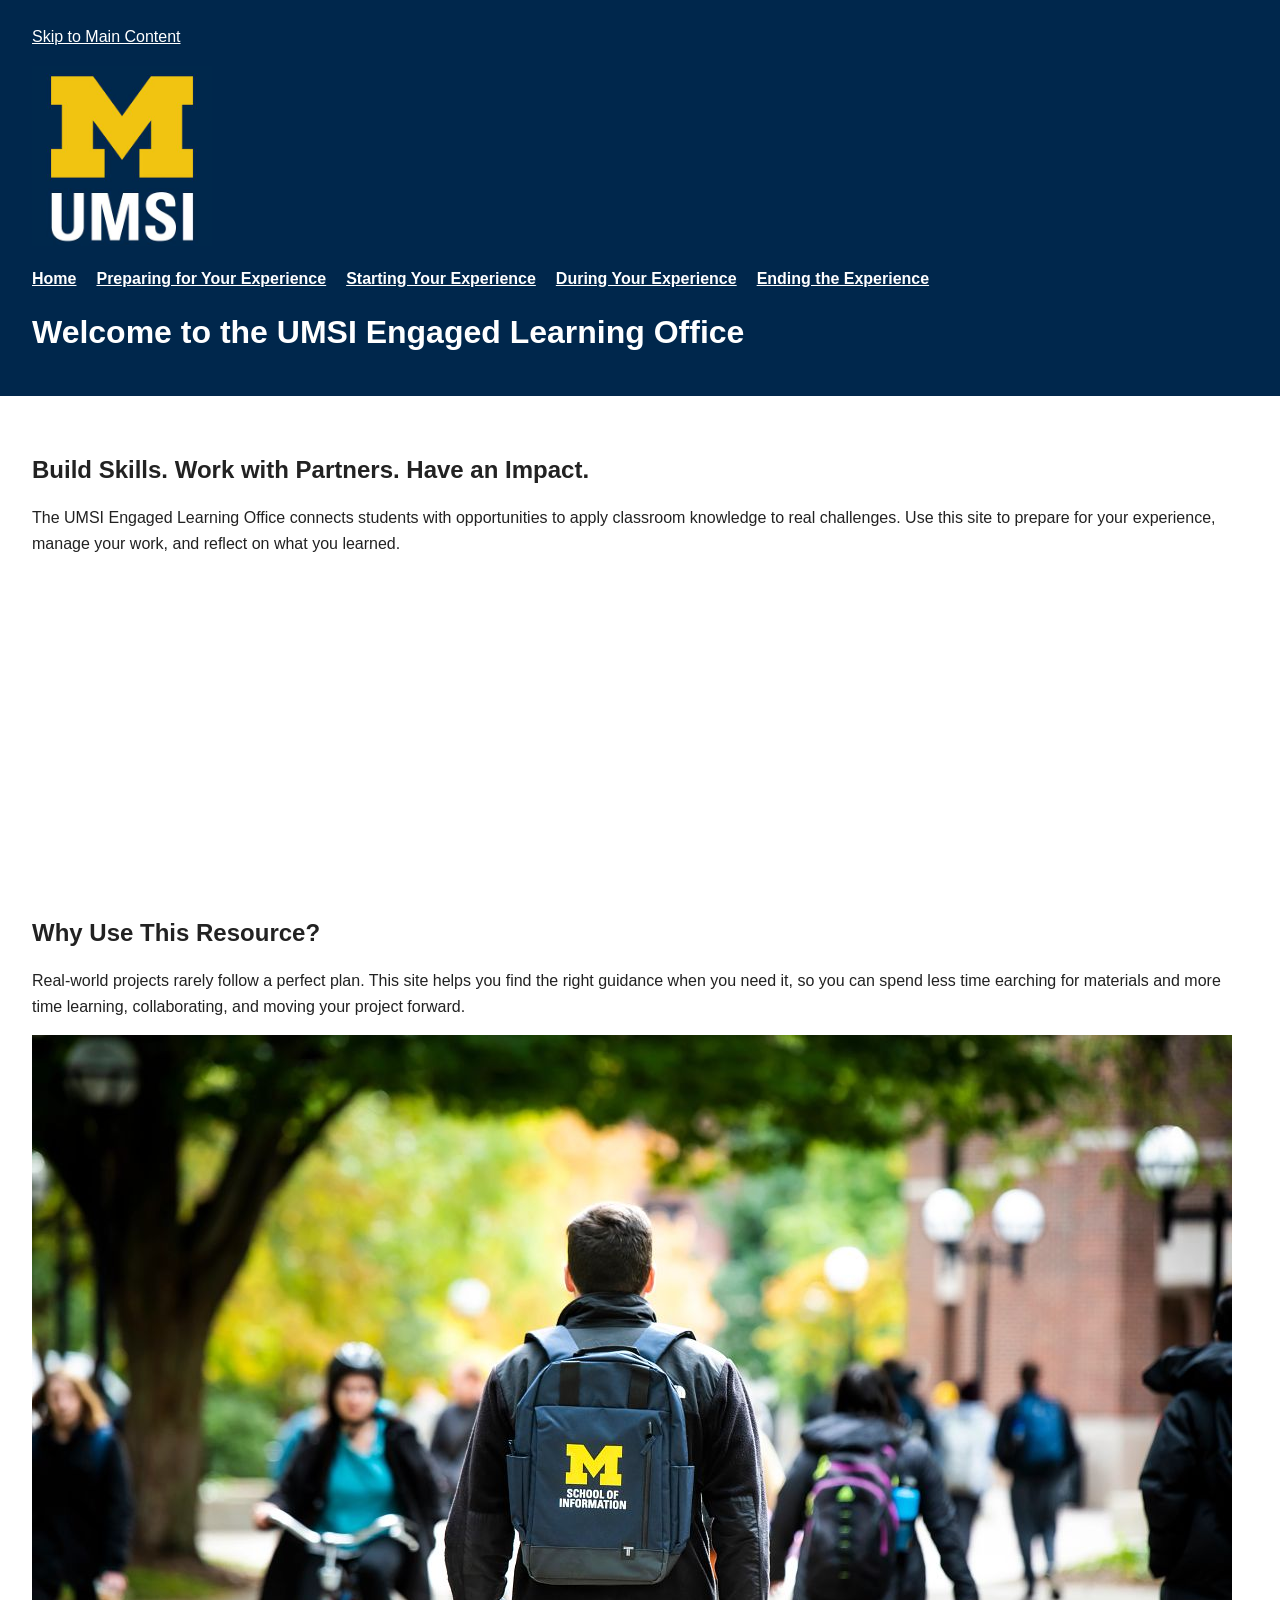
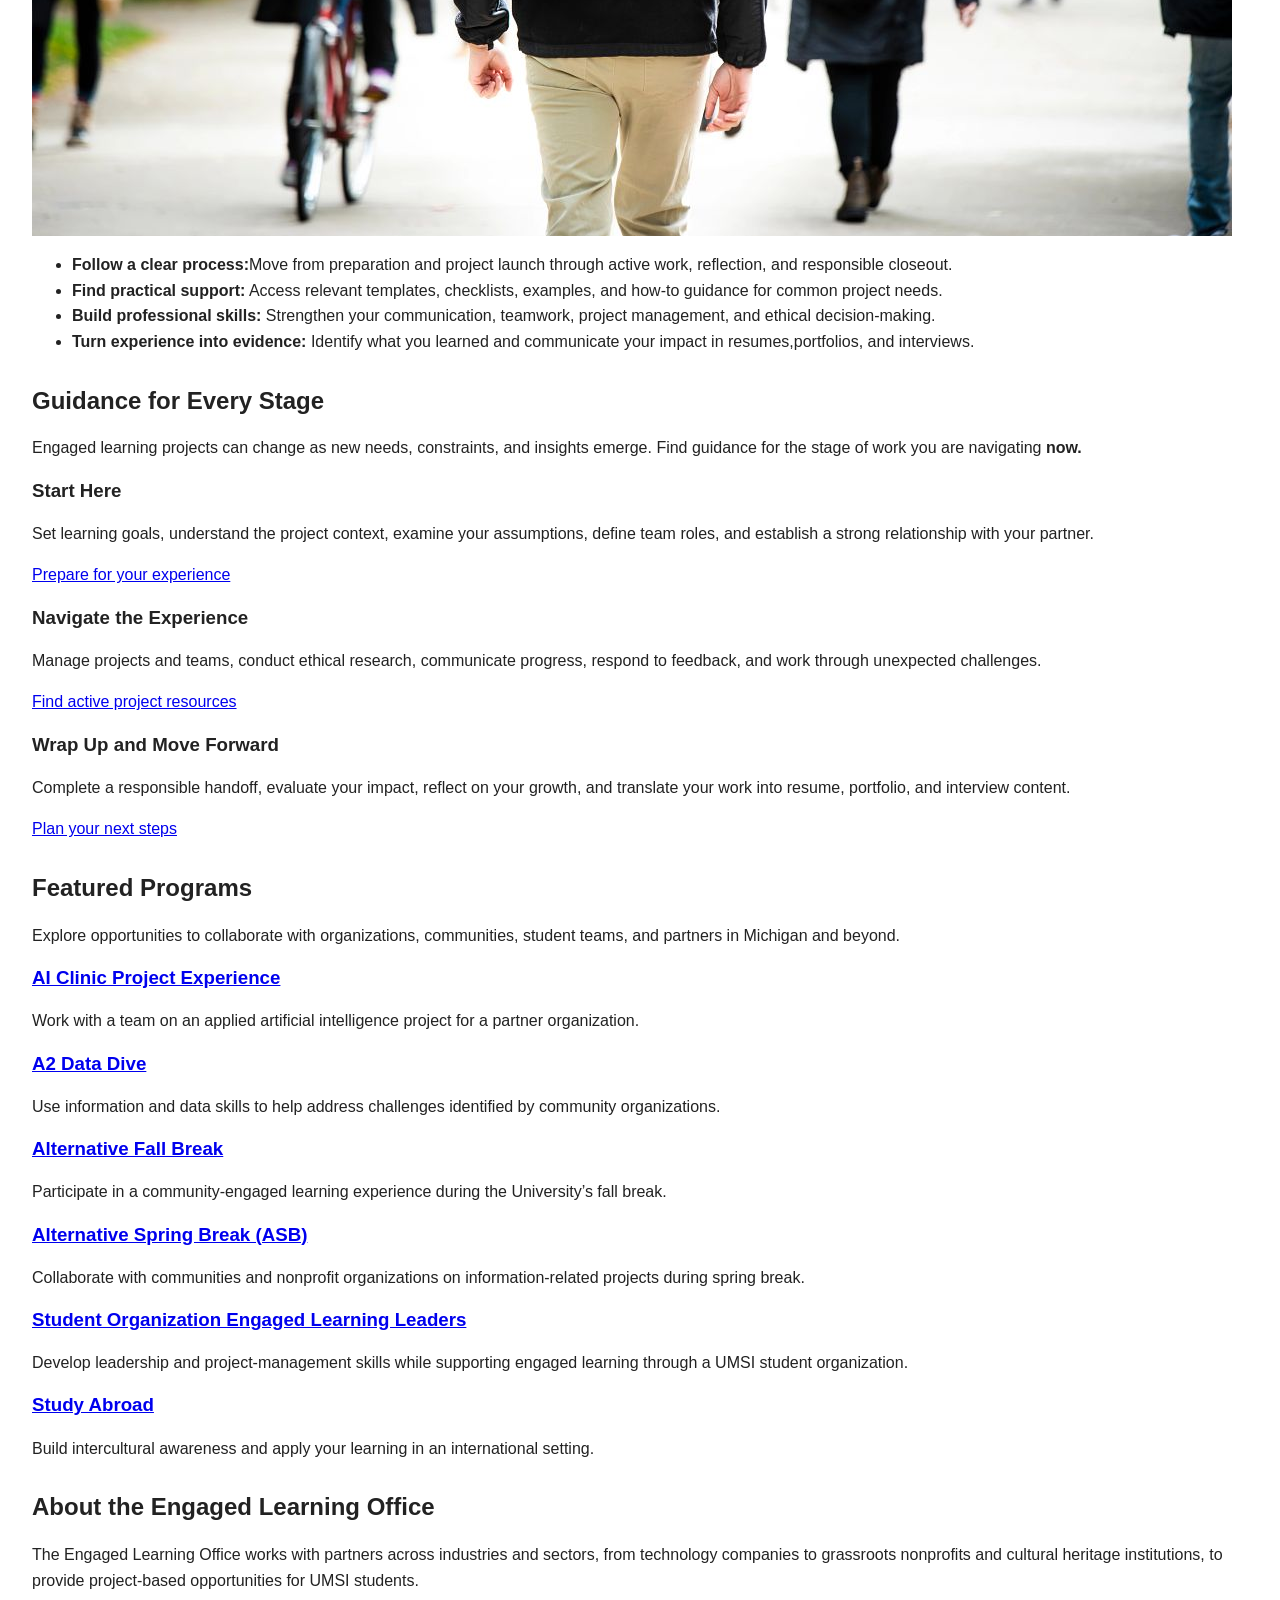
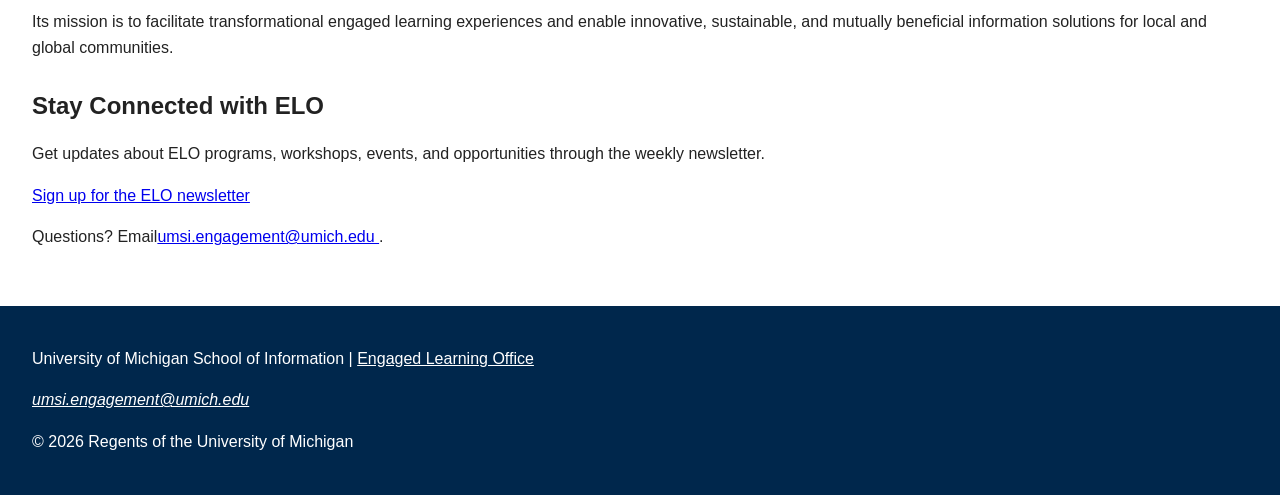
<file: index.html>
<!DOCTYPE html>
<html lang="en">
<head>
    <meta charset="UTF-8">
    <meta name="viewport" content="width=device-width, initial-scale=1.0">
    <title>Engaged Learning Resources | UMSI</title>
    <link rel="stylesheet" href="css/style.css">
</head>
<body>

    <header>
  <a href = "#main">Skip to Main Content</a>
        <img src="images/UMSI_signature_vertical_informal_solidblue.jpg" alt="UMSI Logo" width="400" height="400">
        <nav>
            <ul>
                <li><a href = "index.html">Home</a></li>
                <li><a href = "prep.html">Preparing for Your Experience</a></li>
                <li><a href= "starting.html">Starting Your Experience</a></li>
                <li><a href = "during.html">During Your Experience</a></li>
                <li><a href = "ending.html">Ending the Experience</a></li>
            </ul>
        </nav>
    <h1>Welcome to the UMSI Engaged Learning Office</h1>

    </header>
    <main id="main">
    <section>
      <h2>Build Skills. Work with Partners. Have an Impact.</h2>
      <p>
       The UMSI Engaged Learning Office connects students with opportunities to apply classroom knowledge to real challenges. Use this site to prepare for your experience, manage your work, and reflect on what you learned.
      </p>

      <iframe width="560" height="315" src="https://www.youtube.com/embed/81ZO9RfIJEQ?si=tBp82YWZMl1u7CVS" title="YouTube video player" allow="accelerometer; autoplay; clipboard-write; encrypted-media; gyroscope; picture-in-picture; web-share" referrerpolicy="strict-origin-when-cross-origin" allowfullscreen></iframe>
         <!-- Note: this iframe might cause an Axe ARIA error - that's not on you that's on YouTube! -->
    </section>

<section>
    <h2>Why Use This Resource?</h2>

    <p>Real-world projects rarely follow a perfect plan. This site helps you find the right guidance when you need it, so you can spend less time earching for materials and more time learning, collaborating, and moving your project forward.
    </p>
        <img src="images/UMSI_CampusFall_UMSIBackpack_02.jpg" alt="A student wears a UMSI backpack in fall on the Diag." width="1200" height="801">
    <ul>
        <li><strong>Follow a clear process:</strong>Move from preparation and project launch through active work, reflection, and responsible closeout.</li>
        <li><strong>Find practical support:</strong> Access relevant templates, checklists, examples, and how-to guidance for common project needs.</li>
        <li><strong>Build professional skills:</strong> Strengthen your communication, teamwork, project management, and ethical decision-making.</li>
        <li><strong>Turn experience into evidence:</strong> Identify what you learned and communicate your impact in resumes,portfolios, and interviews.</li>
    </ul>
</section>

 <section>
    <h2>Guidance for Every Stage</h2>
    <p>Engaged learning projects can change as new needs, constraints, and insights emerge. Find guidance for the stage of work you are navigating <strong>now.</strong></p>
    <article>
      <h3>Start Here</h3>
      <p>Set learning goals, understand the project context, examine your assumptions, define team roles, and establish a strong relationship with your partner.</p>
      <a href="prep.html">Prepare for your experience</a>
    </article>

    <article>
      <h3>Navigate the Experience</h3>
      <p>Manage projects and teams, conduct ethical research, communicate progress, respond to feedback, and work through unexpected challenges.</p>
      <a href="during.html">Find active project resources</a>
    </article>

    <article>
      <h3>Wrap Up and Move Forward</h3>
      <p>Complete a responsible handoff, evaluate your impact, reflect on your growth, and translate your work into resume, portfolio, and interview content.</p>
      <a href="ending.html">Plan your next steps</a>
    </article>
  </section>

   <section>
    <h2>Featured Programs</h2>
    <p>Explore opportunities to collaborate with organizations, communities, student teams, and partners in Michigan and beyond.</p>
    <article>
    <h3><a href="https://mcompass.umich.edu/_portal/tds-program-brochure?programid=12810">AI Clinic Project Experience</a></h3>
    <p>Work with a team on an applied artificial intelligence project for a partner organization.</p>
    </article>

    <article>
    <h3><a href="https://mcompass.umich.edu/_portal/tds-program-brochure?programid=12556">A2 Data Dive</a></h3>
    <p>Use information and data skills to help address challenges identified by community organizations.</p>
    </article>

     <article>
      <h3><a href="https://mcompass.umich.edu/_portal/tds-program-brochure?programid=11297">Alternative Fall Break</a></h3>
      <p>Participate in a community-engaged learning experience during the University’s fall break.</p>
    </article>

    <article>
      <h3><a href="https://mcompass.umich.edu/_portal/tds-program-brochure?programid=10621">Alternative Spring Break (ASB)</a></h3>
       <p>Collaborate with communities and nonprofit organizations on information-related projects during spring break.</p>
    </article>

    <article>
      <h3><a href="https://mcompass.umich.edu/_portal/tds-program-brochure?programid=12294">Student Organization Engaged Learning Leaders</a></h3>
       <p>Develop leadership and project-management skills while supporting engaged learning through a UMSI student organization.</p>
    </article>

    <article>
      <h3><a href="https://www.si.umich.edu/student-life/study-abroad">Study Abroad</a></h3>
      <p>Build intercultural awareness and apply your learning in an international setting. </p>
    </article>
   </section>
  <section>
    <h2>About the Engaged Learning Office</h2>
    <p>The Engaged Learning Office works with partners across industries and sectors, from technology companies to grassroots nonprofits and cultural heritage institutions, to provide project-based opportunities for UMSI students.</p>
    <p>Its mission is to facilitate transformational engaged learning experiences and enable innovative, sustainable, and mutually beneficial information solutions for local and global communities.</p>
  </section>
  <aside>
    <h2>Stay Connected with ELO</h2>
    <p>Get updates about ELO programs, workshops, events, and opportunities through the weekly newsletter.</p>
    <div>
       <a href="https://umsi.info/elo-newsletter"> Sign up for the ELO newsletter</a>
    </div>
    <p>Questions? Email<a href="mailto:umsi.engagement@umich.edu">umsi.engagement@umich.edu </a>.</p>
  </aside>


        <!-- Content taken & modified from UMGPT with the prompt, "Write me a webpage of intro content to help meet the following requirements - this is for the home page": and then pasted in the client objectives & project requirements"
        UMGPT. (2026). UMGPT ( GPT-5.6 Sol September 7th version) [Large language model]. -->
    </main>
    <footer>
        <p>University of Michigan School of Information | <a href="https://www.si.umich.edu/programs/engaged-learning/about-engaged-learning-office">Engaged Learning Office </a></p>
      <address>
        <a href="mailto:umsi.engagement@umich.edu">umsi.engagement@umich.edu</a>
      </address>
      <p>&copy; 2026 Regents of the University of Michigan</p>
    </footer>
</body>
</html>
</file>
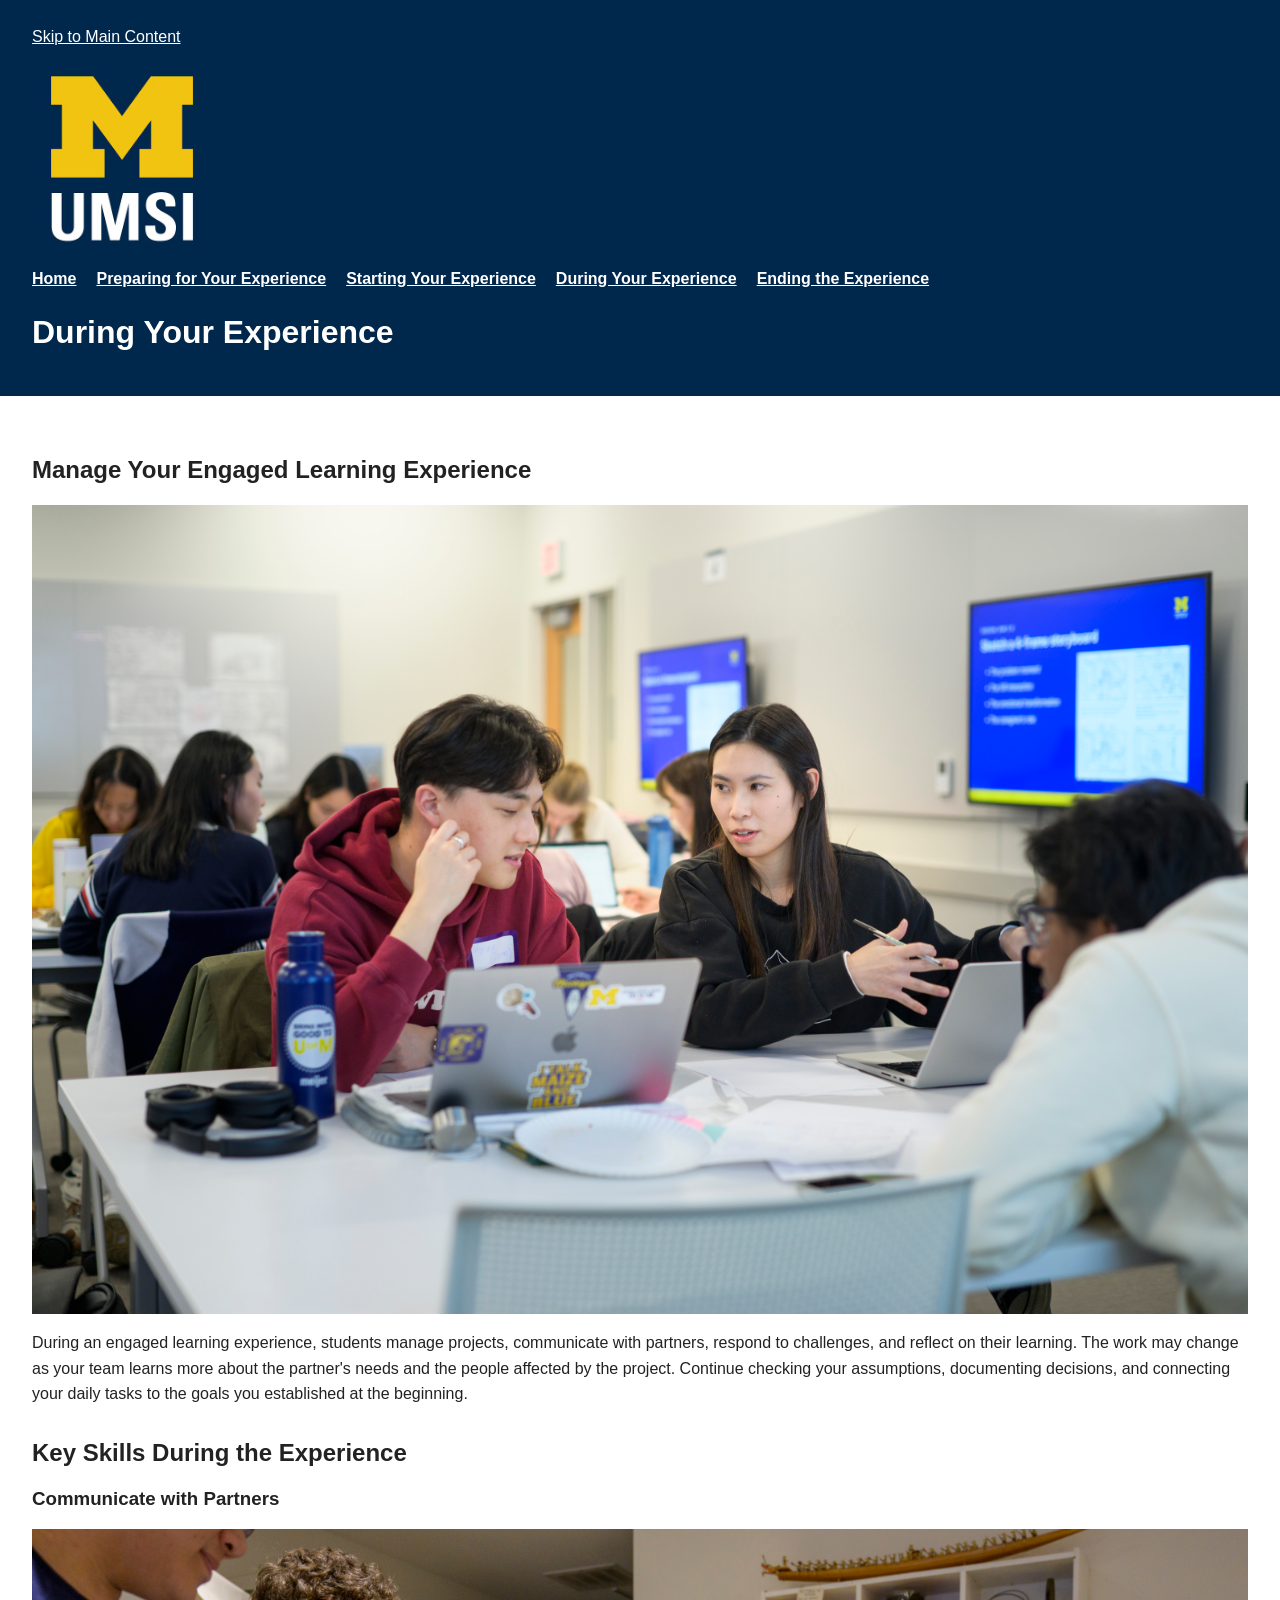
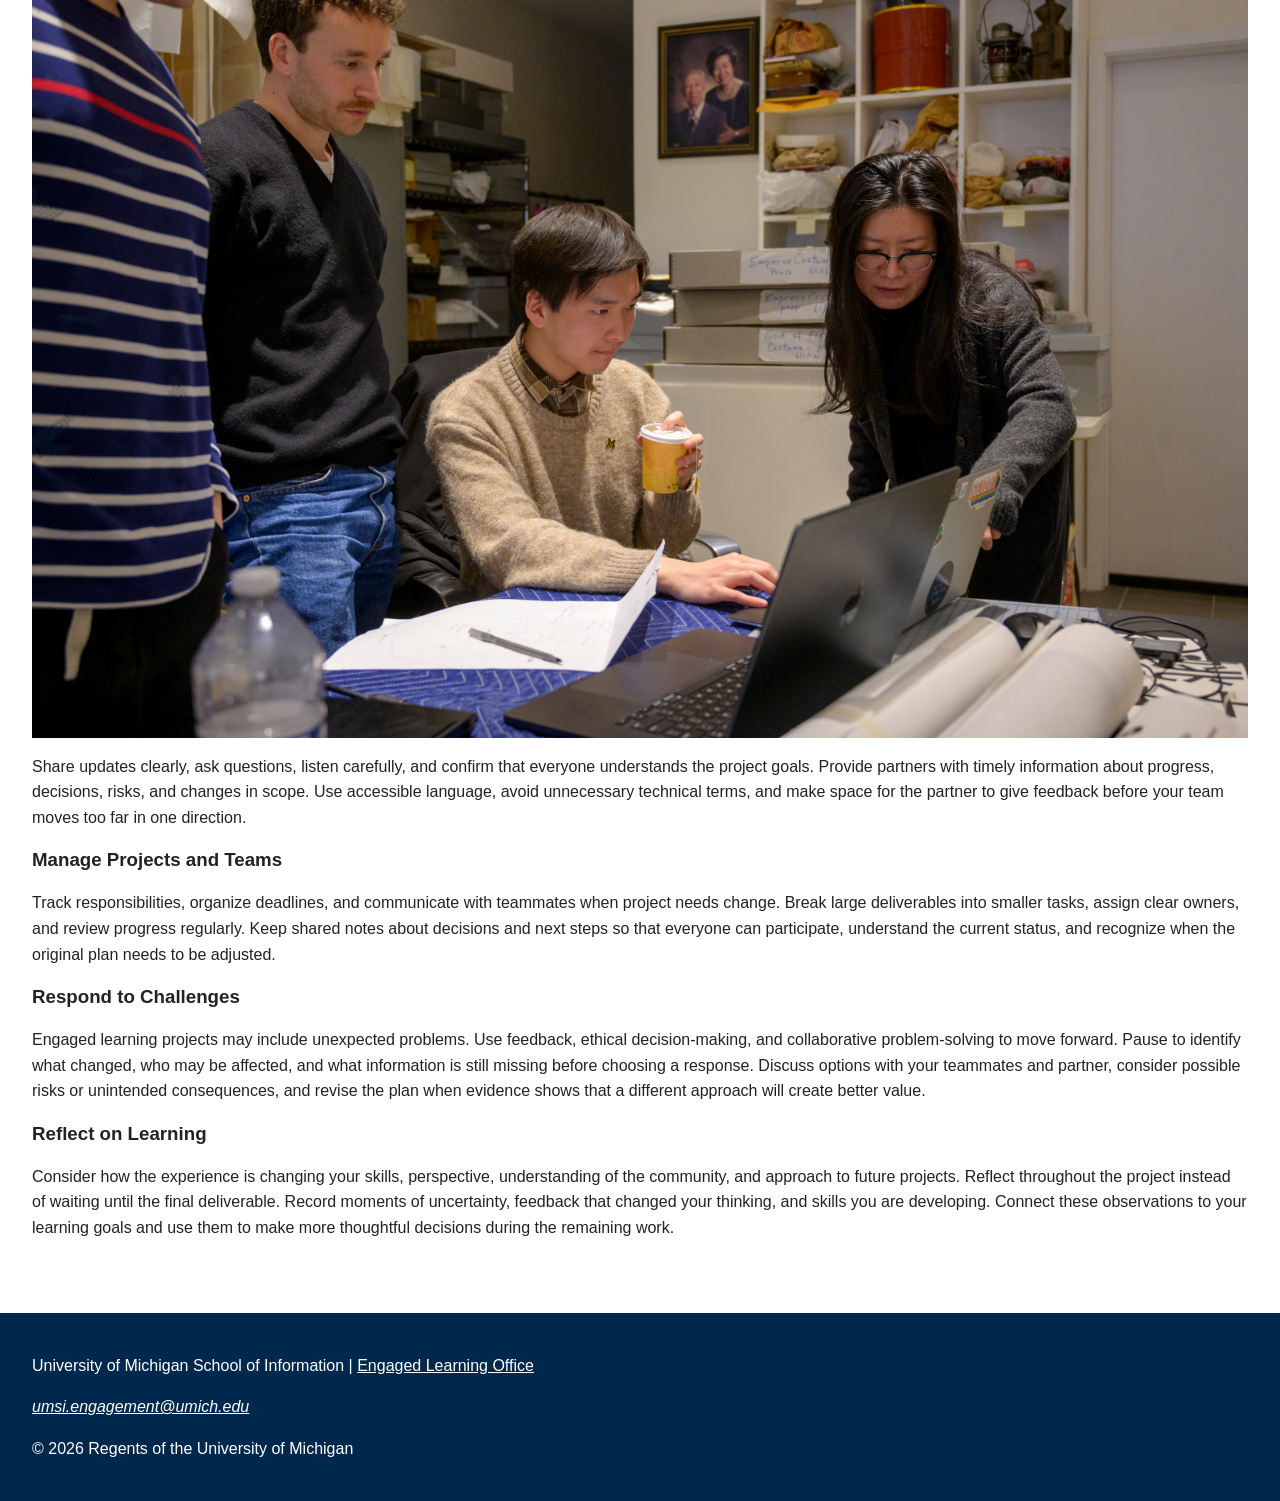
<file: during.html>
<!DOCTYPE html>
<html lang="en">

<head>
  <meta charset="UTF-8">
  <meta name="viewport" content="width=device-width, initial-scale=1.0">
  <title>During Your Experience | UMSI</title>
  <link rel="stylesheet" href="css/style.css">
</head>

<body>

  <header>

    <a href="#main">Skip to Main Content</a>
    <img src="images/UMSI_signature_vertical_informal_solidblue.jpg" alt="UMSI Logo" width="400" height="400">
    <nav>
      <ul>
        <li><a href="index.html">Home</a></li>
        <li><a href="prep.html">Preparing for Your Experience</a></li>
        <li><a href="starting.html">Starting Your Experience</a></li>
        <li><a href="during.html">During Your Experience</a></li>
        <li><a href="ending.html">Ending the Experience</a></li>
      </ul>
    </nav>
    <h1>During Your Experience</h1>
  </header>
  <main id="main">

    <section>
      <h2>Manage Your Engaged Learning Experience</h2>
      <img src="images/during_discussion.jpg" alt="Students work together on an engaged learning project." width="6048" height="4024">
      <p>
        During an engaged learning experience, students manage projects, communicate with partners, respond to
        challenges, and reflect on their learning. The work may change as your team learns more about the partner's
        needs and the people affected by the project. Continue checking your assumptions, documenting decisions, and
        connecting your daily tasks to the goals you established at the beginning.
      </p>
    </section>

    

    <section>
      <h2>Key Skills During the Experience</h2>

      <article>
        <h3>Communicate with Partners</h3>
        <img src="images/during_partner.jpg" alt="Students communicate with a community partner about a project." width="6048" height="4024">
        <p>Share updates clearly, ask questions, listen carefully, and confirm that everyone understands the project
          goals. Provide partners with timely information about progress, decisions, risks, and changes in scope. Use
          accessible language, avoid unnecessary technical terms, and make space for the partner to give feedback before
          your team moves too far in one direction.</p>
      </article>

      <article>
        <h3>Manage Projects and Teams</h3>
        <p>Track responsibilities, organize deadlines, and communicate with teammates when project needs change. Break
          large deliverables into smaller tasks, assign clear owners, and review progress regularly. Keep shared notes
          about decisions and next steps so that everyone can participate, understand the current status, and recognize
          when the original plan needs to be adjusted.</p>
      </article>

      <article>
        <h3>Respond to Challenges</h3>
        <p>
          Engaged learning projects may include unexpected problems. Use feedback, ethical decision-making, and
          collaborative problem-solving to move forward. Pause to identify what changed, who may be affected, and what
          information is still missing before choosing a response. Discuss options with your teammates and partner,
          consider possible risks or unintended consequences, and revise the plan when evidence shows that a different
          approach will create better value.
        </p>
      </article>



      <article>
        <h3>Reflect on Learning</h3>
        <p>
          Consider how the experience is changing your skills, perspective, understanding of the community, and
          approach to future projects. Reflect throughout the project instead of waiting until the final deliverable.
          Record moments of uncertainty, feedback that changed your thinking, and skills you are developing. Connect
          these observations to your learning goals and use them to make more thoughtful decisions during the remaining
          work.
        </p>
      </article>
    </section>

    <!-- Content taken & modified from UMGPT with the prompt, "for the same content write me some intro content and resources for a prep page using the ELO content below" - this was after I had asked for content for the home page. " UMGPT. (2026). UMGPT ( GPT-5.6 Sol September 7th version) [Large language model]. -->
  </main>
  <footer>
    <p>University of Michigan School of Information | <a
        href="https://www.si.umich.edu/programs/engaged-learning/about-engaged-learning-office">Engaged Learning Office
      </a></p>
    <address>
      <a href="mailto:umsi.engagement@umich.edu">umsi.engagement@umich.edu</a>
    </address>
    <p>&copy; 2026 Regents of the University of Michigan</p>
  </footer>

</body>

</html>
</file>
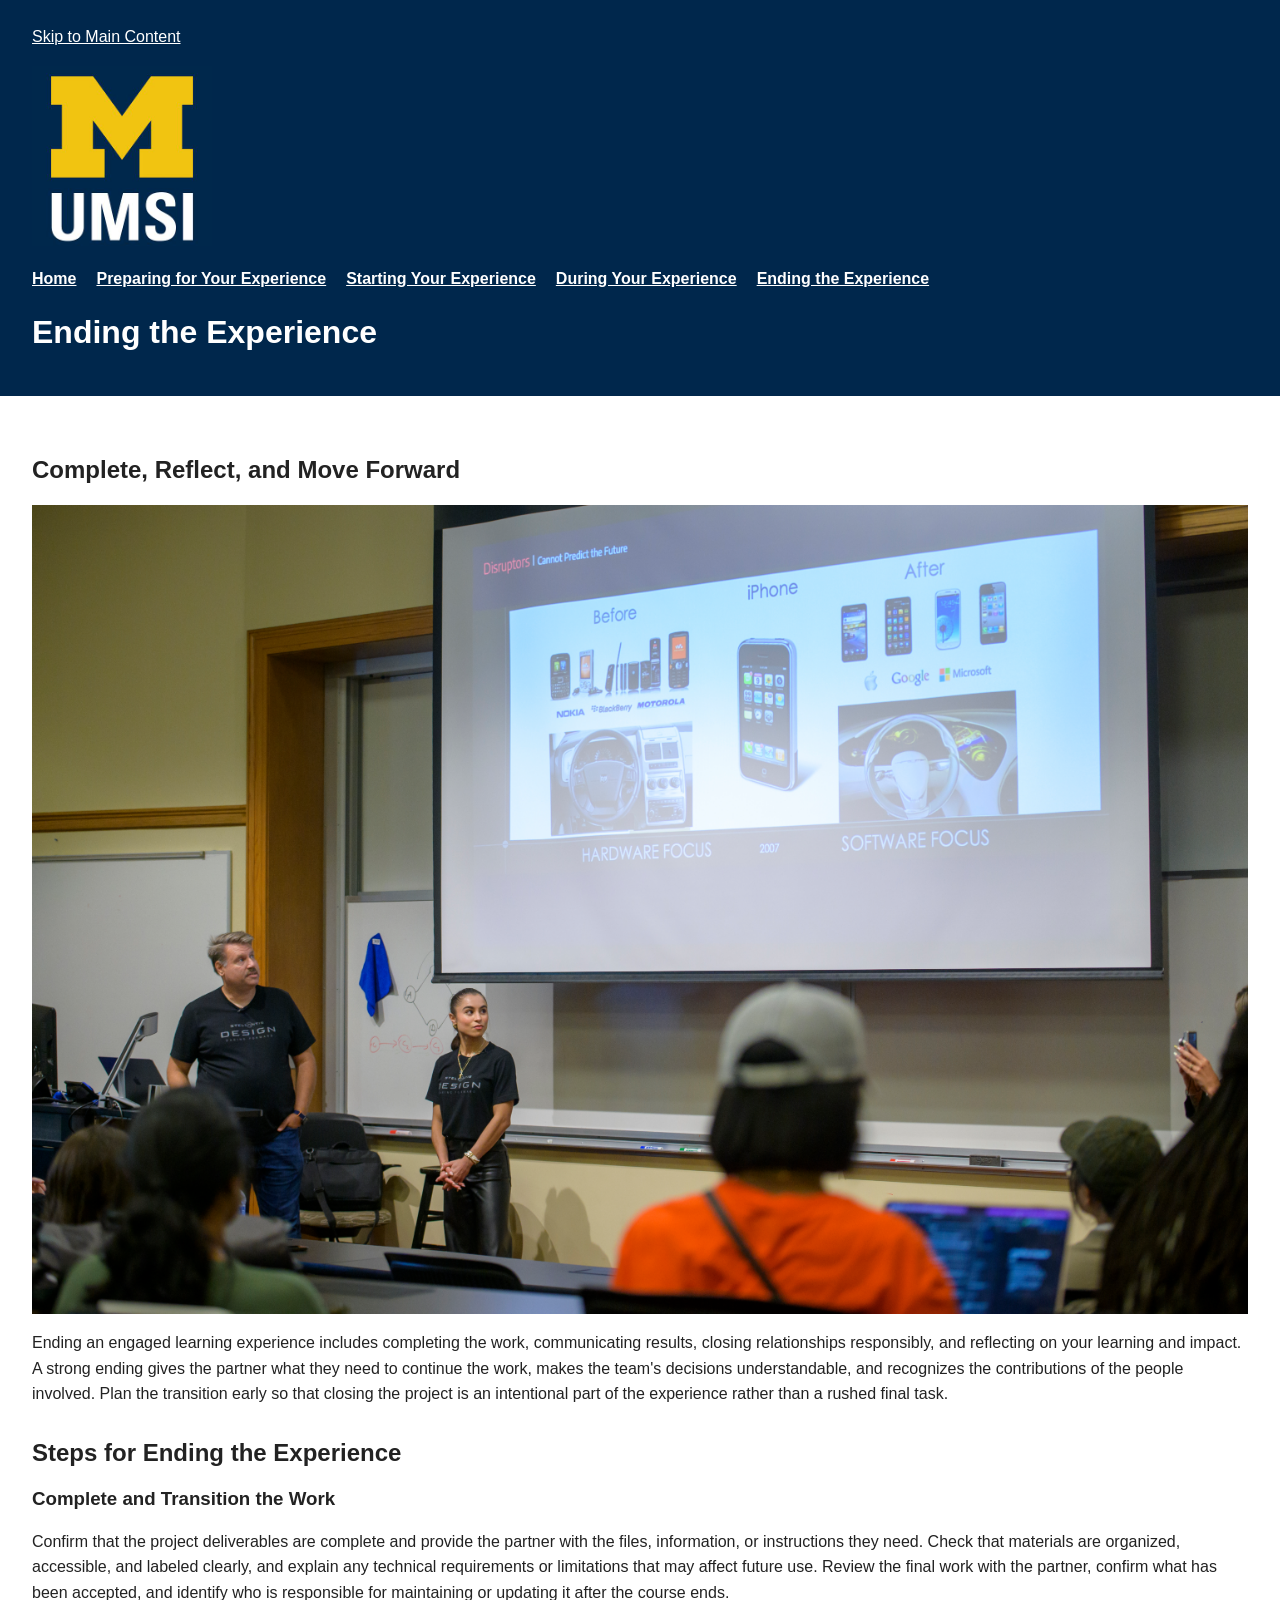
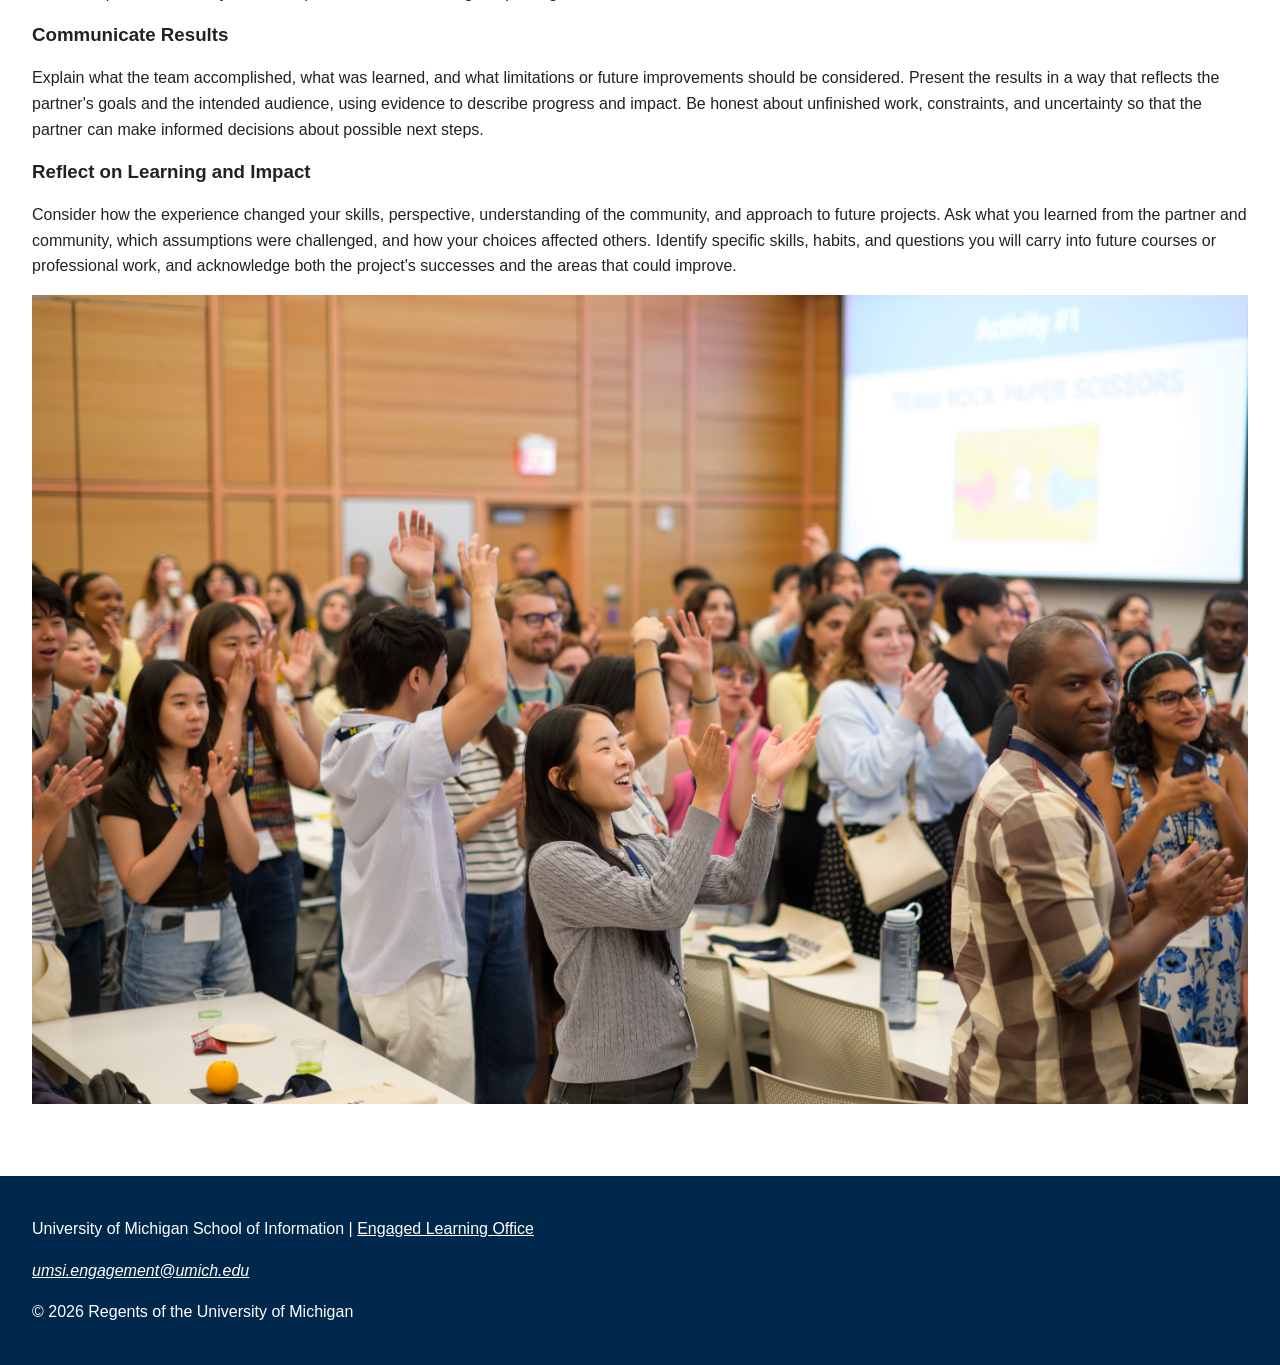
<file: ending.html>
<!DOCTYPE html>
<html lang="en">

<head>
  <meta charset="UTF-8">
  <meta name="viewport" content="width=device-width, initial-scale=1.0">
  <title>Ending the Experience | UMSI</title>
  <link rel="stylesheet" href="css/style.css">
</head>

<body>

  <header>

    <a href="#main">Skip to Main Content</a>
    <img src="images/UMSI_signature_vertical_informal_solidblue.jpg" alt="UMSI Logo" width="400" height="400">
    <nav>
      <ul>
        <li><a href="index.html">Home</a></li>
        <li><a href="prep.html">Preparing for Your Experience</a></li>
        <li><a href="starting.html">Starting Your Experience</a></li>
        <li><a href="during.html">During Your Experience</a></li>
        <li><a href="ending.html">Ending the Experience</a></li>
      </ul>
    </nav>
    <h1>Ending the Experience</h1>
  </header>
  <main id="main">

    <section>
      <h2>Complete, Reflect, and Move Forward</h2>
      <img src="images/ending_pre.jpg" alt="Students present the results of an engaged learning project." width="5848" height="3891">


      <p>
        Ending an engaged learning experience includes completing the work, communicating results, closing relationships
        responsibly, and reflecting on your learning and impact. A strong ending gives the partner what they need to
        continue the work, makes the team's decisions understandable, and recognizes the contributions of the people
        involved. Plan the transition early so that closing the project is an intentional part of the experience rather
        than a rushed final task.
      </p>
    </section>

    <section>
      <h2>Steps for Ending the Experience</h2>

      <article>
        <h3>Complete and Transition the Work</h3>
        <p>
          Confirm that the project deliverables are complete and provide the partner with the files, information, or
          instructions they need. Check that materials are organized, accessible, and labeled clearly, and explain any
          technical requirements or limitations that may affect future use. Review the final work with the partner,
          confirm what has been accepted, and identify who is responsible for maintaining or updating it after the
          course ends.
        </p>
      </article>

      <article>
        <h3>Communicate Results</h3>
        <p>
          Explain what the team accomplished, what was learned, and what limitations or future improvements should be
          considered. Present the results in a way that reflects the partner's goals and the intended audience, using
          evidence to describe progress and impact. Be honest about unfinished work, constraints, and uncertainty so
          that the partner can make informed decisions about possible next steps.
        </p>
      </article>

      <article>
        <h3>Reflect on Learning and Impact</h3>
        <p>
          Consider how the experience changed your skills, perspective, understanding of the community, and approach to
          future projects. Ask what you learned from the partner and community, which assumptions were challenged, and
          how your choices affected others. Identify specific skills, habits, and questions you will carry into future
          courses or professional work, and acknowledge both the project's successes and the areas that could improve.
        </p>
      </article>
    <img src="images/ending_reflection.jpg" alt="A student reflects on learning after completing a project." width="5602" height="3727">
    </section>


    <!-- Content taken & modified from UMGPT with the prompt, "for the same content write me some intro content and resources for a prep page using the ELO content below" - this was after I had asked for content for the home page. " UMGPT. (2026). UMGPT ( GPT-5.6 Sol September 7th version) [Large language model]. -->
  </main>
  <footer>
    <p>University of Michigan School of Information | <a
        href="https://www.si.umich.edu/programs/engaged-learning/about-engaged-learning-office">Engaged Learning Office
      </a></p>
    <address>
      <a href="mailto:umsi.engagement@umich.edu">umsi.engagement@umich.edu</a>
    </address>
    <p>&copy; 2026 Regents of the University of Michigan</p>
  </footer>

</body>

</html>
</file>
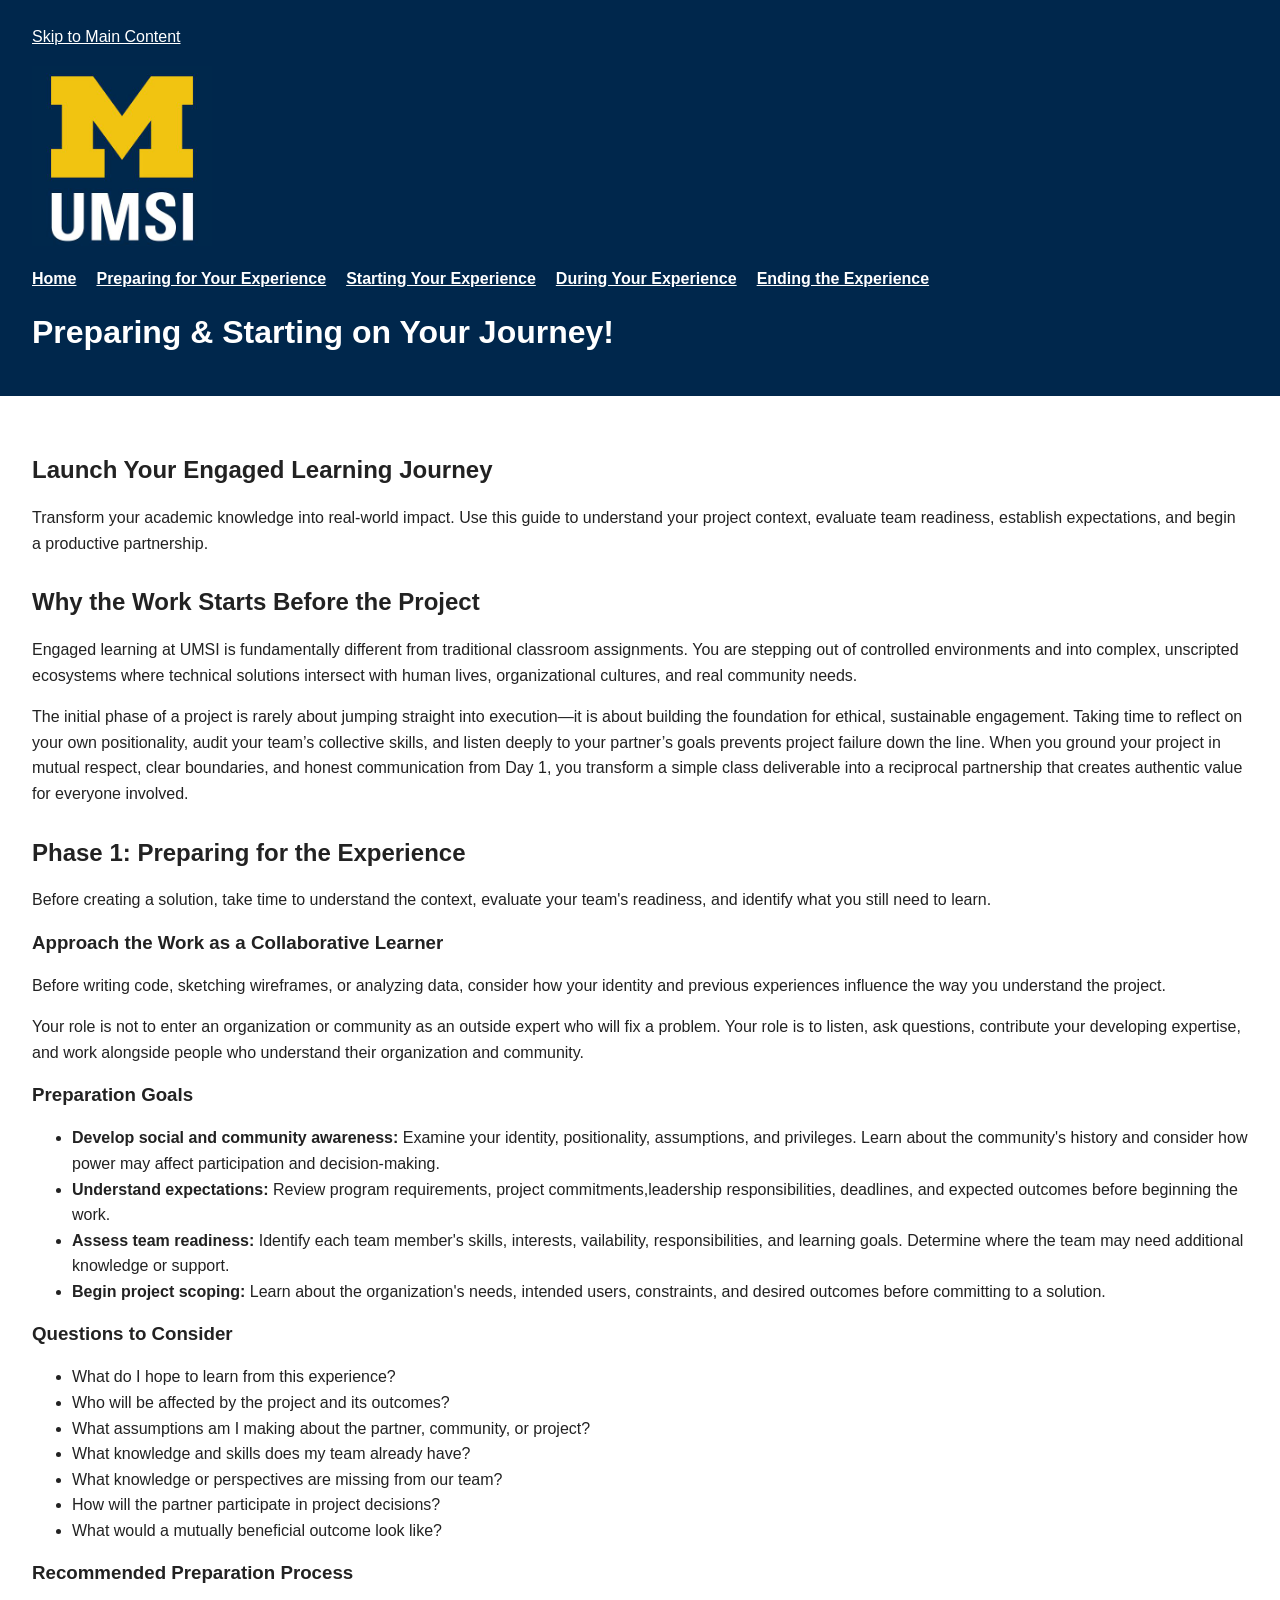
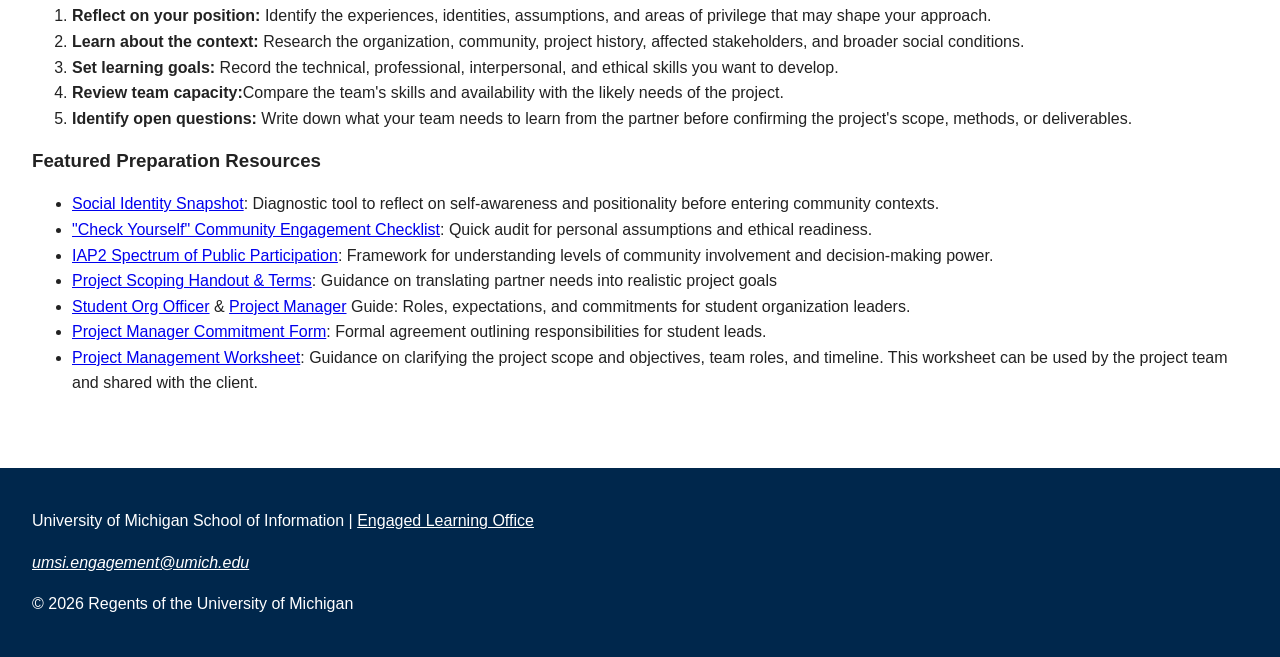
<file: prep.html>
<!DOCTYPE html>
<html lang="en">
<head>
    <meta charset="UTF-8">
    <meta name="viewport" content="width=device-width, initial-scale=1.0">
    <title>Preparing for Your Experience | UMSI</title>
    <link rel="stylesheet" href="css/style.css">
</head>
<body>

    <header>

  <a href = "#main">Skip to Main Content</a>
        <img src="images/UMSI_signature_vertical_informal_solidblue.jpg" alt="UMSI Logo" width="400" height="400">
        <nav>
            <ul>
                <li><a href = "index.html">Home</a></li>
                <li><a href = "prep.html">Preparing for Your Experience</a></li>
                <li><a href="starting.html">Starting Your Experience</a></li>
                <li><a href = "during.html">During Your Experience</a></li>
                <li><a href = "ending.html">Ending the Experience</a></li>
            </ul>
        </nav>
    <h1>Preparing & Starting on Your Journey!</h1>
  </header>
<main id="main">
  
<section>
  <h2>Launch Your Engaged Learning Journey</h2>
  <p>Transform your academic knowledge into real-world impact. Use this guide to understand your project context, evaluate team readiness, establish expectations, and begin a productive partnership.</p>
</section>

<section>
  <h2>Why the Work Starts Before the Project</h2>
  <p>Engaged learning at UMSI is fundamentally different from traditional classroom assignments. You are stepping out of controlled environments and into complex, unscripted ecosystems where technical solutions intersect with human lives, organizational cultures, and real community needs.</p>
  <p>The initial phase of a project is rarely about jumping straight into execution—it is about building the foundation for ethical, sustainable engagement. Taking time to reflect on your own positionality, audit your team’s collective skills, and listen deeply to your partner’s goals prevents project failure down the line. When you ground your project in mutual respect, clear boundaries, and honest communication from Day 1, you transform a simple class deliverable into a reciprocal partnership that creates authentic value for everyone involved.</p>


</section>

<section>
  <h2>Phase 1: Preparing for the Experience</h2>
  <p>Before creating a solution, take time to understand the context, evaluate your team's readiness, and identify what you still need to learn.</p>
  <article>
    <h3>Approach the Work as a Collaborative Learner</h3>
    <p>Before writing code, sketching wireframes, or analyzing data, consider how your identity and previous experiences influence the way you understand the project.</p>
    <p>Your role is not to enter an organization or community as an outside expert who will fix a problem. Your role is to listen, ask questions, contribute your developing expertise, and work alongside people who understand their organization and community.</p>
  </article>

  <article>
    <h3>Preparation Goals</h3>
    <ul>
      <li><strong>Develop social and community awareness:</strong> Examine your identity, positionality, assumptions, and privileges. Learn about the community's history and consider how power may affect participation and decision-making.
      </li>
      <li><strong>Understand expectations:</strong> Review program requirements, project commitments,leadership responsibilities, deadlines, and expected outcomes before beginning the work.</li>
      <li><strong>Assess team readiness:</strong> Identify each team member's skills, interests, vailability, responsibilities, and learning goals. Determine where the team may need additional knowledge or support.</li>
      <li><strong>Begin project scoping:</strong> Learn about the organization's needs, intended users, constraints, and desired outcomes before committing to a solution.
      </li>
    </ul>
  </article>

  <article>
    <h3>Questions to Consider</h3>
    <ul>
      <li>What do I hope to learn from this experience?</li>
      <li>Who will be affected by the project and its outcomes?</li>
      <li>What assumptions am I making about the partner, community, or project?</li>
      <li>What knowledge and skills does my team already have?</li>
      <li>What knowledge or perspectives are missing from our team?</li>
      <li>How will the partner participate in project decisions?</li>
      <li>What would a mutually beneficial outcome look like?</li>
    </ul>
  </article>

  <article>
    <h3>Recommended Preparation Process</h3>
    <ol>
      <li><strong>Reflect on your position:</strong> Identify the experiences, identities, assumptions, and areas of privilege that may shape your approach.</li>
      <li><strong>Learn about the context:</strong> Research the organization, community, project history, affected stakeholders, and broader social conditions.</li>
      <li><strong>Set learning goals:</strong> Record the technical, professional, interpersonal, and ethical skills you want to develop.</li>
      <li><strong>Review team capacity:</strong>Compare the team's skills and availability with the likely needs of the project. </li>
      <li><strong>Identify open questions:</strong> Write down what your team needs to learn from the partner before confirming the project's scope, methods, or deliverables.
      </li>
    </ol>
  </article>

  <article>
    <h3>Featured Preparation Resources</h3>
    <ul>
      <li><a href="https://sites.lsa.umich.edu/equitable-teaching/social-identity-snapshot">Social Identity Snapshot</a>: Diagnostic tool to reflect on self-awareness and positionality before entering community contexts.</li>
      <li><a href="https://docs.google.com/document/d/1Qt9YeStVwDHjwJhOLAz42JSNQR2lFMurdUtxtdrGkuc/edit?tab=t.0#heading=h.ch0bvccjkrzn">"Check Yourself" Community Engagement Checklist</a>: Quick audit for personal assumptions and ethical readiness.</li>
      <li><a href="https://drive.google.com/file/d/1zc1RNlrDxV51-muOERdDTnINQcquJpOA/view?usp=sharing">IAP2 Spectrum of Public Participation</a>: Framework for understanding levels of community involvement and decision-making power.</li>
      <li><a href="https://docs.google.com/document/d/1TrEDolwmOIlXgYgAP9VvlOGoYOwFfe6KxzZOgZSVYVw/edit?usp=drive_link">Project Scoping Handout & Terms</a>: Guidance on translating partner needs into realistic project goals</li>
      <li><a href="https://docs.google.com/document/d/1AexsV_JeSd0kRUBbcifZpfBu6y6Zi8Y0iJScp1I3gkM/edit?usp=drive_link">Student Org Officer</a> & <a href="https://docs.google.com/document/u/0/d/1uwOOS0TrXWzcSShj8DUFpckWo0t1UNu_Q7WVbZnLhX0/edit">Project Manager</a> Guide: Roles, expectations, and commitments for student organization leaders.</li>
      <li><a href="https://docs.google.com/document/d/1U4lCNGyWKJ3C2i_VgFqAR45Z4zF1FehuthuqT-M2wdI/edit?usp=drive_link">Project Manager Commitment Form</a>: Formal agreement outlining responsibilities for student leads.</li>
      <li><a href="https://docs.google.com/document/d/1twc-7TYWmb_PNrOBiDI1NuJqJAuhluTICr22GRd_NLc/edit?usp=drive_link">Project Management Worksheet</a>: Guidance on clarifying the project scope and objectives, team roles, and timeline. This worksheet can be used by the project team and shared with the client.</li>
    </ul>
  </article>
</section>

<!-- Content taken & modified from UMGPT with the prompt, "for the same content write me some intro content and resources for a prep page using the ELO content below" - this was after I had asked for content for the home page. " UMGPT. (2026). UMGPT ( GPT-5.6 Sol September 7th version) [Large language model]. -->
</main>
<footer>
        <p>University of Michigan School of Information | <a href="https://www.si.umich.edu/programs/engaged-learning/about-engaged-learning-office">Engaged Learning Office </a></p>
      <address>
        <a href="mailto:umsi.engagement@umich.edu">umsi.engagement@umich.edu</a>
      </address>
      <p>&copy; 2026 Regents of the University of Michigan</p>
    </footer>
    
</body>

</html>
</file>
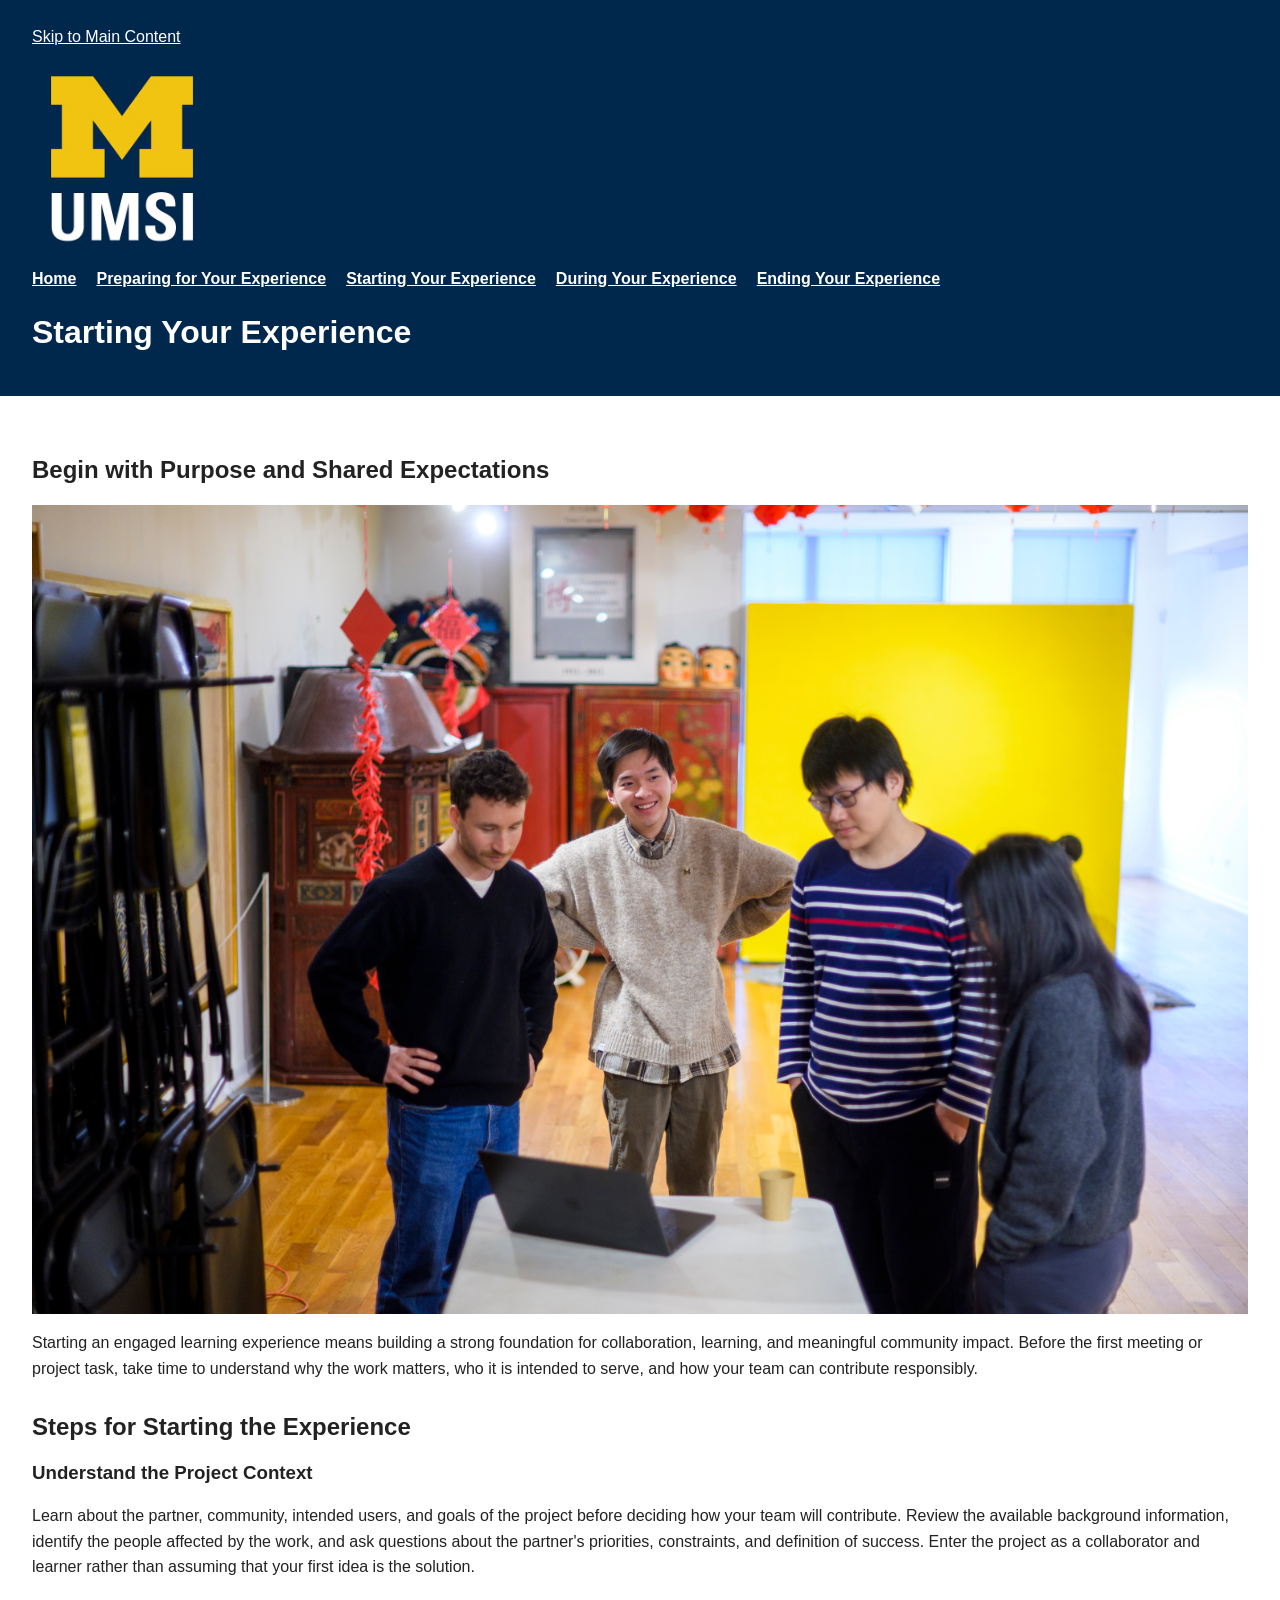
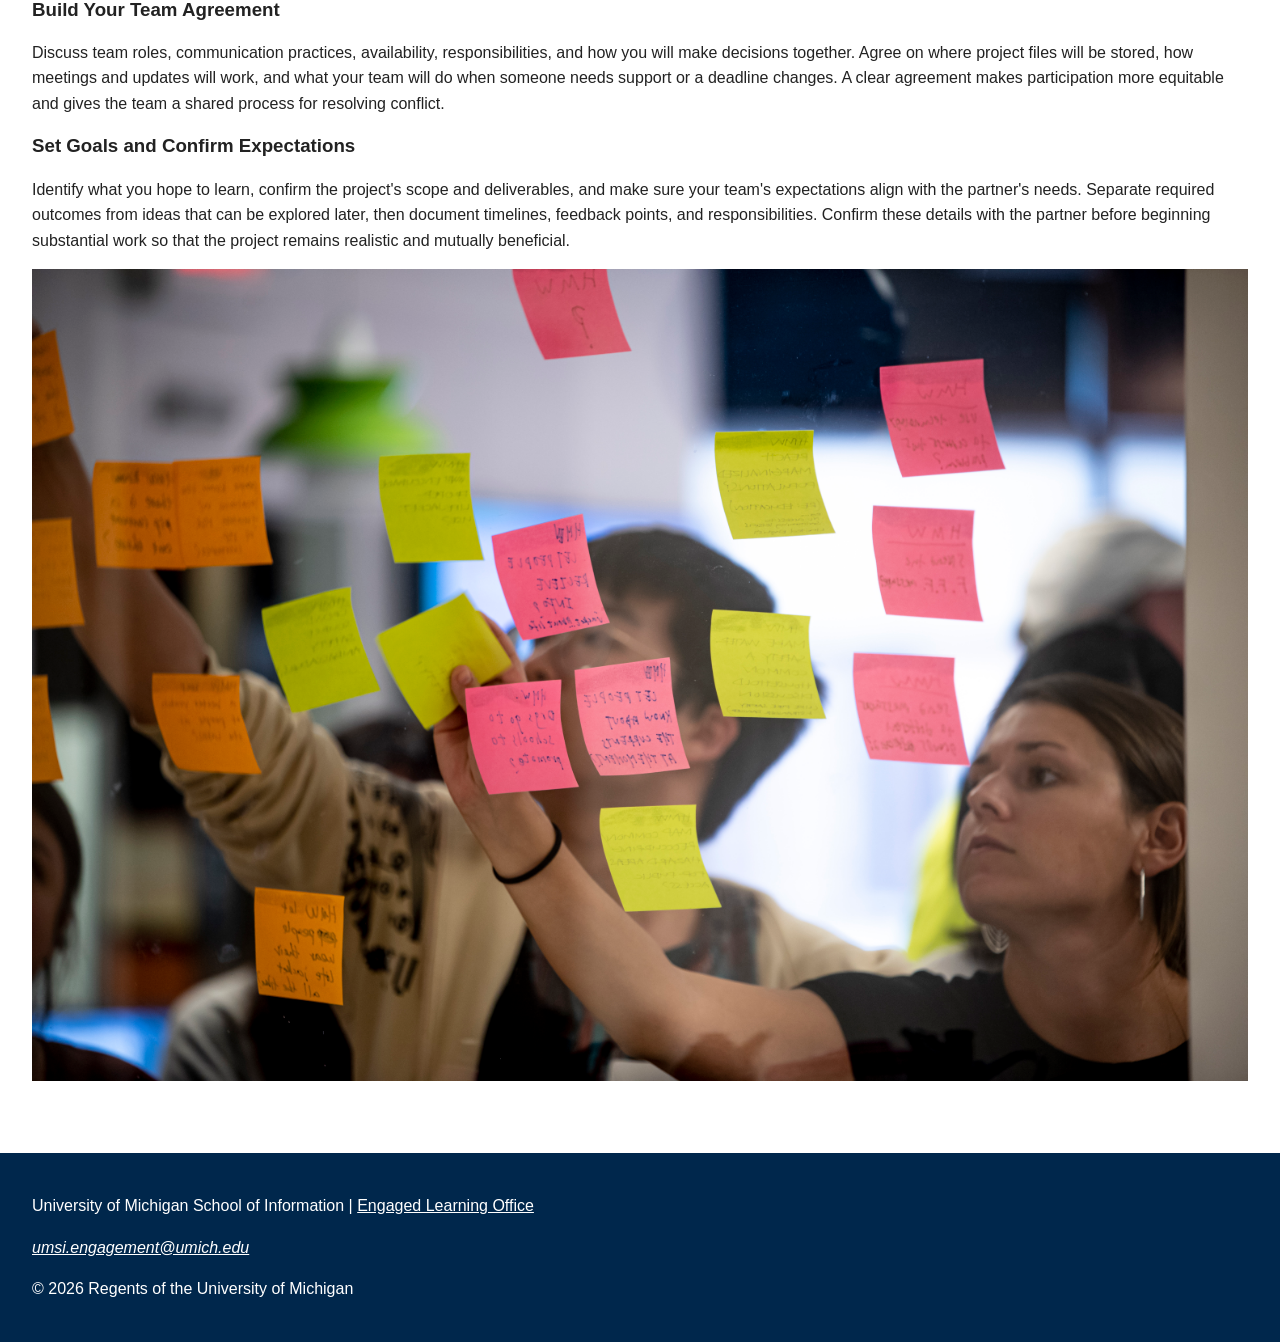
<file: starting.html>
<!DOCTYPE html>
<html lang="en">

<head>
  <meta charset="UTF-8">
  <meta name="viewport" content="width=device-width, initial-scale=1.0">
  <title>Starting Your Experience | UMSI</title>
  <link rel="stylesheet" href="css/style.css">
</head>

<body>

  <header>

    <a href="#main">Skip to Main Content</a>
    <img src="images/UMSI_signature_vertical_informal_solidblue.jpg" alt="UMSI Logo" width="400" height="400">
    <nav>
      <ul>
        <li><a href="index.html">Home</a></li>
        <li><a href="prep.html">Preparing for Your Experience</a></li>
        <li><a href="starting.html">Starting Your Experience</a></li>
        <li><a href="during.html">During Your Experience</a></li>
        <li><a href="ending.html">Ending Your Experience</a></li>
      </ul>
    </nav>
    <h1>Starting Your Experience</h1>
  </header>
  <main id="main">

    <section>
      <h2>Begin with Purpose and Shared Expectations</h2>
      <img src="images/UMSI_ASBChineseAmericanMuseumChicago_2026_15.jpg" alt="Students pose in front of an exhibit at the Chinese American Museum of Chicago." width="6048" height="4024">


      <p>
        Starting an engaged learning experience means building a strong foundation for collaboration, learning, and
        meaningful community impact. Before the first meeting or project task, take time to understand why the work
        matters, who it is intended to serve, and how your team can contribute responsibly.
      </p>
    </section>

    <section>
      <h2>Steps for Starting the Experience</h2>

      <article>
        <h3>Understand the Project Context</h3>
        <p>
          Learn about the partner, community, intended users, and goals of the project before deciding how your team
          will contribute. Review the available background information, identify the people affected by the work, and
          ask questions about the partner's priorities, constraints, and definition of success. Enter the project as a
          collaborator and learner rather than assuming that your first idea is the solution.
        </p>
      </article>

      <article>
        <h3>Build Your Team Agreement</h3>
        <p>
          Discuss team roles, communication practices, availability, responsibilities, and how you will make decisions
          together. Agree on where project files will be stored, how meetings and updates will work, and what your team
          will do when someone needs support or a deadline changes. A clear agreement makes participation more
          equitable and gives the team a shared process for resolving conflict.
        </p>
      </article>

      <article>
        <h3>Set Goals and Confirm Expectations</h3>
        <p>
          Identify what you hope to learn, confirm the project's scope and deliverables, and make sure your team's
          expectations align with the partner's needs. Separate required outcomes from ideas that can be explored later,
          then document timelines, feedback points, and responsibilities. Confirm these details with the partner before
          beginning substantial work so that the project remains realistic and mutually beneficial.
        </p>
      </article>

      <img src="images/UMSI_DesignJam_GreatLakesWaterSafety_05.JPG" alt="Students collaborate around a table covered with colorful project notes." width="6016" height="4016">
    </section>


    <!-- Content taken & modified from UMGPT with the prompt, "for the same content write me some intro content and resources for a prep page using the ELO content below" - this was after I had asked for content for the home page. " UMGPT. (2026). UMGPT ( GPT-5.6 Sol September 7th version) [Large language model]. -->
  </main>
  <footer>
    <p>University of Michigan School of Information | <a
        href="https://www.si.umich.edu/programs/engaged-learning/about-engaged-learning-office">Engaged Learning Office
      </a></p>
    <address>
      <a href="mailto:umsi.engagement@umich.edu">umsi.engagement@umich.edu</a>
    </address>
    <p>&copy; 2026 Regents of the University of Michigan</p>
  </footer>

</body>

</html>
</file>
<file: css/style.css>
img {
  max-width: 100%;
  height: auto;
  display: block;
  margin: 16px 0;
}

iframe {
  display: block;
  width: 100%;
  max-width: 560px;
  aspect-ratio: 16 / 9;
  height: auto;
  border: 0;
  margin: 16px 0;
}

* {
  box-sizing: border-box;
}

html,
body {
  margin: 0;
  padding: 0;
}

body {
  margin: 0;
  font-family: Arial, sans-serif;
  line-height: 1.6;
  color: #222;
  background-color: white;
}

header {
  width: 100%;
  padding: 24px 32px;
  background-color: #00274c;
  color: white;
}

main {
  width: 100%;
  margin: 0;
  padding: 40px 32px;
  background-color: white;
}

footer {
  width: 100%;
  padding: 24px 32px;
  background-color: #00274c;
  color: white;
}

header img {
  width: 180px;
  height: auto;
  margin-bottom: 20px;
}

nav ul {
  display: flex;
  flex-wrap: wrap;
  gap: 20px;
  margin: 0;
  padding: 0;
  list-style: none;
}

nav a {
  color: white;
  font-weight: bold;
}

section {
  margin-bottom: 32px;
}

h1,
h2,
h3 {
  line-height: 1.2;
}

footer a {
  color: white;
}

header h1 {
  text-align: left;
  margin-left: 0;
}

footer {
  text-align: left;
}

footer p,
footer address {
  text-align: left;
  margin-left: 0;
}

@media (max-width: 600px) {
  header,
  main,
  footer {
    padding-left: 20px;
    padding-right: 20px;
  }

  nav ul {
    flex-direction: column;
    gap: 10px;
  }
}

header a,
header a:visited,
footer a,
footer a:visited {
  color: white;
}

header a:hover,
header a:focus,
footer a:hover,
footer a:focus {
  color: #ffcb05;
}
</file>
